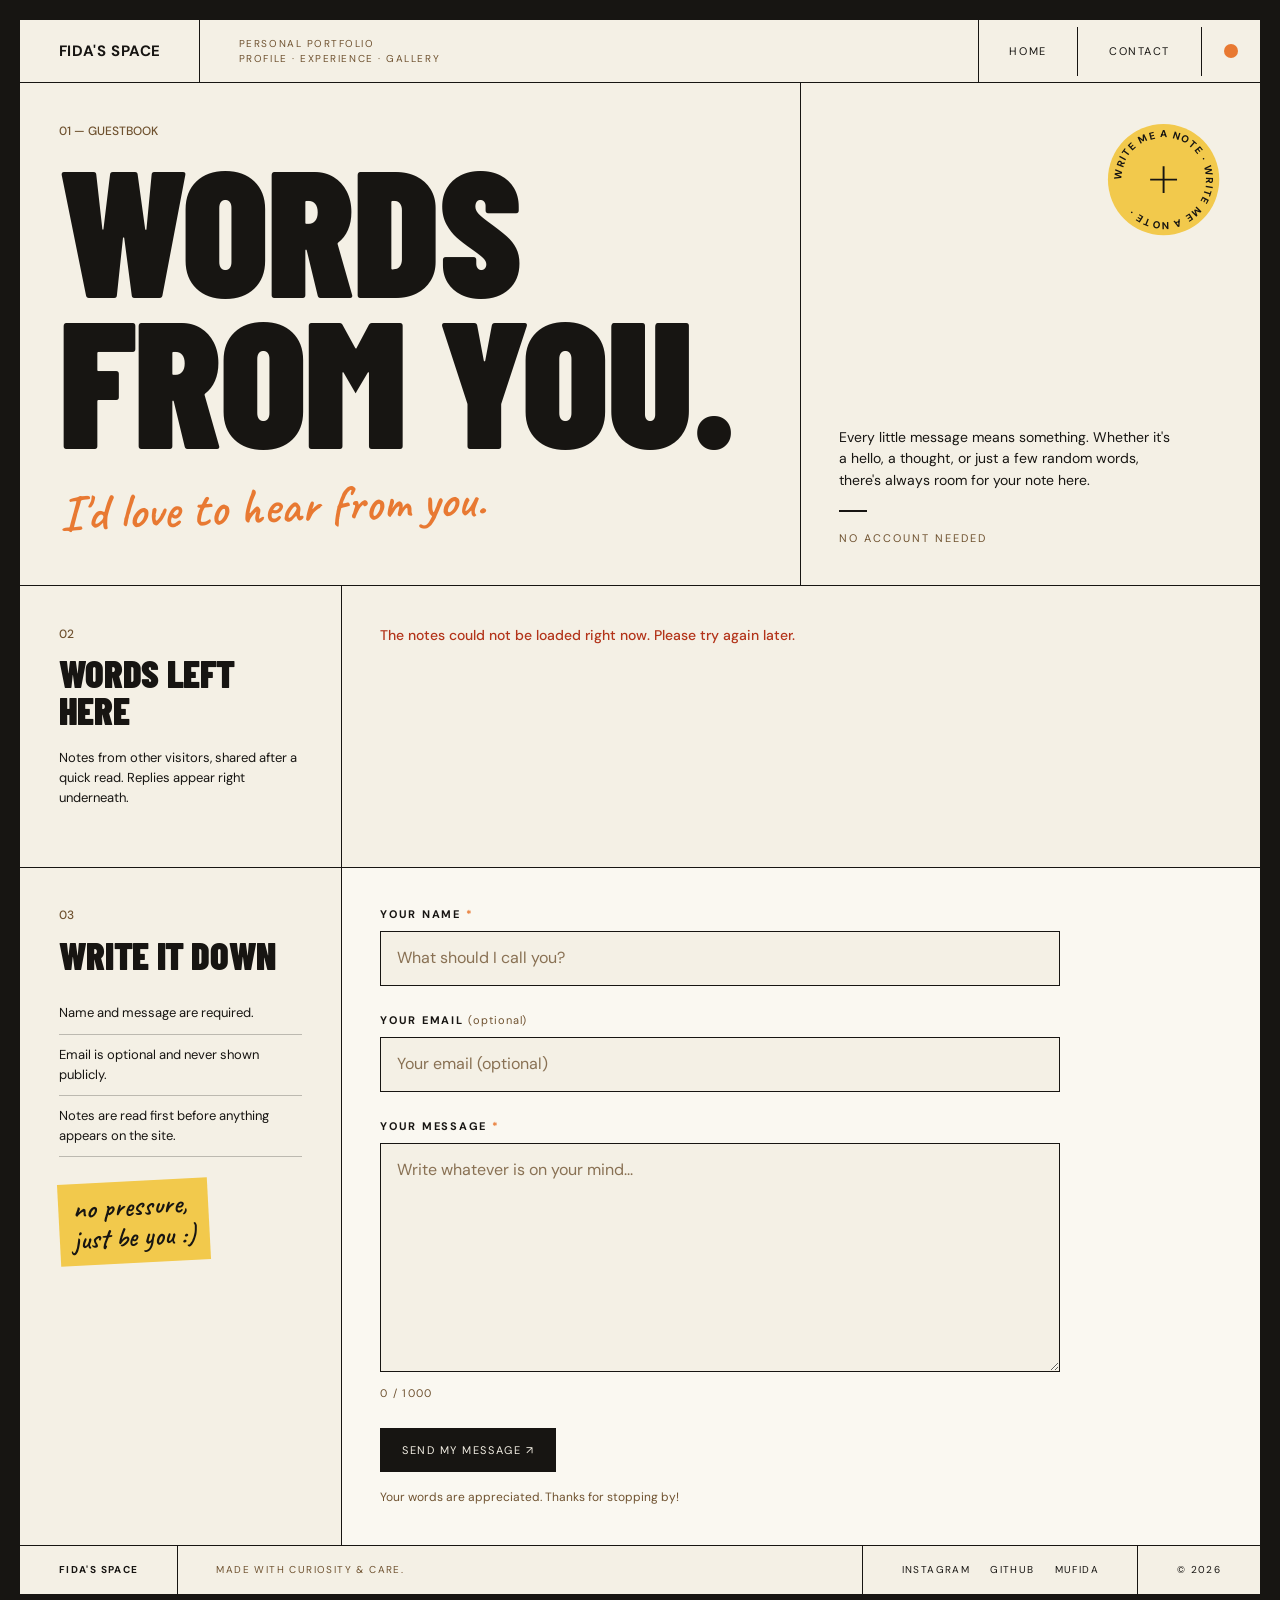
<file: pesan.html>
<!DOCTYPE html>
<html lang="en">
<head>
  <meta charset="UTF-8">
  <meta name="viewport" content="width=device-width, initial-scale=1">
  <title>Send a Message — Fida's Space</title>
  <link rel="preconnect" href="https://fonts.googleapis.com">
  <link rel="preconnect" href="https://fonts.gstatic.com" crossorigin>
  <link href="https://fonts.googleapis.com/css2?family=Barlow+Condensed:wght@800;900&family=Caveat:wght@600&family=DM+Sans:wght@400;500;700&display=swap" rel="stylesheet">
  <link rel="stylesheet" href="style.css?v=3">
  <link rel="stylesheet" href="pesan.css?v=2">
  <script>document.documentElement.classList.add('js');</script>
</head>
<body>
<div class="frame">

  <header class="header">
    <a class="header__brand cell" href="index.php">FIDA'S SPACE</a>
    <p class="header__desc cell">Personal portfolio<br>profile · experience · gallery</p>
    <button class="header__toggle" type="button" aria-expanded="false" aria-controls="menu">Menu</button>
    <nav class="header__nav" id="menu" aria-label="Main navigation">
      <a class="cell" href="index.php">Home</a>
      <a class="cell" href="pesan.html">Contact</a>
    </nav>
    <span class="header__dot cell" aria-hidden="true"><i></i></span>
  </header>

  <main>
    <!-- ===== INTRO ===== -->
    <section class="intro" aria-labelledby="page-title">
      <div class="intro__main cell">
        <span class="num">01 — GUESTBOOK</span>
        <h1 id="page-title" class="intro__title">WORDS<br>FROM YOU.</h1>
        <p class="intro__script">I'd love to hear from you.</p>
      </div>
      <div class="intro__side">
        <p>Every little message means something. Whether it's a hello, a thought, or just a few random words, there's always room for your note here.</p>
        <hr class="rule">
        <p class="small">NO ACCOUNT NEEDED</p>
        <svg class="badge badge--intro" viewBox="0 0 120 120" aria-hidden="true">
          <defs><path id="c3" d="M60 60 m-44 0 a44 44 0 1 1 88 0 a44 44 0 1 1 -88 0"/></defs>
          <circle cx="60" cy="60" r="58" fill="#F2C94C"/>
          <text><textPath href="#c3">WRITE ME A NOTE · WRITE ME A NOTE ·</textPath></text>
          <path d="M60 46v28M46 60h28" stroke="#171512" stroke-width="2"/>
        </svg>
      </div>
    </section>

    <!-- ===== MESSAGE WALL ===== -->
    <section class="wall" aria-labelledby="wall-title">
      <aside class="wall__aside cell">
        <span class="num">02</span>
        <h2 id="wall-title" class="sec-title sec-title--sm">WORDS LEFT HERE</h2>
        <p class="wall__lead">Notes from other visitors, shared after a quick read. Replies appear right underneath.</p>
        <p class="small" id="wall-count" aria-live="polite"></p>
      </aside>

      <div class="wall__panel">
        <p class="wall__state" id="wall-state" role="status">Loading notes…</p>
        <ol class="wall__list" id="wall-list" hidden></ol>
        <button class="btn btn--ghost wall__more" id="wall-more" type="button" hidden>LOAD MORE NOTES</button>
      </div>
    </section>

    <!-- ===== FORM ===== -->
    <section class="write" aria-labelledby="form-title">
      <aside class="write__aside cell">
        <span class="num">03</span>
        <h2 id="form-title" class="sec-title sec-title--sm">WRITE IT DOWN</h2>
        <ul class="write__notes">
          <li>Name and message are required.</li>
          <li>Email is optional and never shown publicly.</li>
          <li>Notes are read first before anything appears on the site.</li>
        </ul>
        <p class="hand-note">no pressure,<br>just be you :)</p>
      </aside>

      <div class="write__panel">
        <!-- FORM STATE -->
        <form id="msg-form" action="api/pesan.php" method="post" novalidate>
          <div class="field">
            <label for="name">Your Name <span class="req">*</span></label>
            <input id="name" name="name" type="text" maxlength="100" autocomplete="name" placeholder="What should I call you?" aria-describedby="name-err" required>
            <p class="err" id="name-err" role="alert"></p>
          </div>

          <div class="field">
            <label for="email">Your Email <span class="opt">(optional)</span></label>
            <input id="email" name="email" type="email" maxlength="100" autocomplete="email" placeholder="Your email (optional)" aria-describedby="email-err">
            <p class="err" id="email-err" role="alert"></p>
          </div>

          <div class="field">
            <label for="message">Your Message <span class="req">*</span></label>
            <textarea id="message" name="message" rows="8" maxlength="1000" placeholder="Write whatever is on your mind..." aria-describedby="message-err message-count" required></textarea>
            <div class="field__foot">
              <p class="err" id="message-err" role="alert"></p>
              <p class="count" id="message-count"><span id="count-num">0</span> / 1000</p>
            </div>
          </div>

          <!-- Honeypot anti-spam: harus tetap kosong -->
          <div class="hp" aria-hidden="true"><label>Website <input type="text" name="website" tabindex="-1" autocomplete="off"></label></div>

          <p class="err err--form" id="form-err" role="alert"></p>

          <button class="btn btn--send" id="send-btn" type="submit">
            <span class="btn__label">SEND MY MESSAGE ↗</span>
            <span class="btn__loading" aria-hidden="true">SENDING…</span>
          </button>
          <p class="write__thanks">Your words are appreciated. Thanks for stopping by!</p>
        </form>

        <!-- SUCCESS STATE -->
        <div id="success" class="success" hidden tabindex="-1">
          <!-- <span class="num">DONE ✓</span> -->
          <h2 class="success__title">YOUR WORDS HAVE FOUND THEIR WAY.</h2>
          <p class="success__script">Thank you for the little note!</p>
          <p class="success__text">Your message has been received. Thank you for taking a moment to leave a piece of your thoughts here. It will be reviewed first, so it may not appear on the site right away.</p>
          <div class="success__actions">
            <a class="btn" href="index.php">BACK TO HOME</a>
            <button class="btn btn--ghost" id="again-btn" type="button">SEND ANOTHER NOTE</button>
          </div>
        </div>
      </div>
    </section>
  </main>

  <footer class="footer">
    <b class="cell">FIDA'S SPACE</b>
    <span class="cell footer__tag">MADE WITH CURIOSITY & CARE.</span>
    <nav class="cell footer__social" aria-label="Social media">
      <a href="https://www.instagram.com/fidnoi/">Instagram</a><a href="https://github.com/mufida-2421500032/">GitHub</a><a href="mailto:mu4fida@gmail.com">Mufida</a>
    </nav>
    <span class="cell footer__copy">© 2026</span>
  </footer>
</div>
<script src="assets/js/main.js" defer></script>
<script src="assets/js/pesan.js" defer></script>
<script src="assets/js/wall.js" defer></script>
</body>
</html>
</file>
<file: style.css>
/* ===== TOKEN ===== */
:root{
  --cream:#F4F0E5; --ivory:#FAF8F1; --ink:#171512;
  --gold:#F2C94C; --amber:#F0A52B; --orange:#E87932;
  --brown:#8C6B45; --brown-text:#6F5230;   /* brown-text: versi lebih gelap agar terbaca di teks kecil */
  --display:"Barlow Condensed","Arial Narrow",Impact,sans-serif;
  --body:"DM Sans",Arial,sans-serif;
  --hand:"Caveat","Comic Sans MS",cursive;
  --line:1px solid var(--ink);
  --pad:clamp(16px,3vw,40px);
}
*,*::before,*::after{box-sizing:border-box}
html{scroll-behavior:smooth}
body{margin:0;padding:clamp(8px,1.6vw,24px);background:var(--ink);color:var(--ink);font-family:var(--body);line-height:1.55}
img{display:block;max-width:100%}
a{color:inherit}
a:focus-visible,button:focus-visible{outline:3px solid var(--orange);outline-offset:3px}
.sr-only{position:absolute;width:1px;height:1px;overflow:hidden;clip:rect(0 0 0 0);white-space:nowrap}
.frame{background:var(--cream);max-width:1440px;margin:0 auto;overflow:hidden}
.cell{border-right:var(--line)}
.rule{width:28px;border:0;border-top:2px solid var(--ink);margin:18px 0}
.num{font-size:12px;font-weight:500;color:var(--brown-text);display:block;margin-bottom:12px}
.small{font-size:11px;letter-spacing:.18em;color:var(--brown-text);margin:0}
.sec-title{font-family:var(--display);font-weight:900;font-size:clamp(40px,5vw,64px);line-height:.95;margin:0 0 20px;letter-spacing:-.01em}
.sec-title--sm{font-size:clamp(28px,3vw,40px)}

/* ===== HEADER ===== */
.header{position:sticky;top:0;z-index:50;display:flex;align-items:stretch;background:var(--cream);border-bottom:var(--line);font-size:11px;letter-spacing:.14em;text-transform:uppercase}
.header>*{display:flex;align-items:center;padding:16px var(--pad)}
.header__brand{font-weight:700;font-size:15px;letter-spacing:.04em;text-decoration:none}
.header__desc{margin:0;flex:1;font-size:10px;line-height:1.5;color:var(--brown-text)}
.header__nav{padding:0;display:flex}
.header__nav a{text-decoration:none;padding:16px clamp(16px,2.4vw,34px);transition:background .2s}
.header__nav a:hover{background:var(--gold)}
.header__dot{padding:0 22px;border-right:0}
.header__dot i{width:14px;height:14px;border-radius:50%;background:var(--orange)}
.header__toggle{display:none;margin-left:auto;background:none;border:0;border-left:var(--line);font:inherit;text-transform:uppercase;letter-spacing:.14em;cursor:pointer;color:var(--ink)}

/* ===== HERO ===== */
.hero{position:relative;isolation:isolate;height:clamp(480px,60vw,860px);border-bottom:var(--line);overflow:hidden}
.hero__canvas{display:contents}
.hero__wordmark{position:absolute;z-index:1;left:var(--pad);right:var(--pad);top:clamp(12px,2.4vw,32px);width:calc(100% - 2*var(--pad));height:auto}
.hero__wordmark text{font-family:var(--display);font-weight:900;font-size:260px;fill:var(--ink)}
.hero__photo{position:absolute;z-index:2;left: 51%;bottom: -2%;transform: translateX(-50%);height: 77%;width:auto;max-width:none;object-fit:contain}
.hero__left,.hero__right{position:absolute;z-index:3;bottom:clamp(16px,3vw,40px)}
.hero__left{left:var(--pad);top:39%;bottom:auto;display:flex;flex-direction:column;align-items:flex-start}
.hero__right{right:var(--pad);top:30%;left:83%;bottom:auto;text-align:left;width:clamp(150px,18vw,163px)}
.hero__details{position:absolute;z-index:3;right:var(--pad);bottom:clamp(16px,3vw,40px);width:clamp(150px,18vw,163px)}
.badge--hero{position:absolute;z-index:3;left:var(--pad);bottom:clamp(16px,3vw,40px);margin:0}
.hero__tagline{font-family:var(--display);font-weight:800;font-size:clamp(20px,2.4vw,32px);line-height:1.05;margin:0;text-transform:uppercase;max-width:11em;text-wrap:balance}
.hero__tags,.hero__caption{font-size:10px;letter-spacing:.2em;line-height:1.8;margin:0;color:var(--brown-text)}
.badge{width:clamp(72px,8vw,110px);height:auto;margin-top:auto}
.badge text{font-family:var(--body);font-size:10.5px;font-weight:700;letter-spacing:.14em;fill:var(--ink)}
.note{font-family:var(--hand);font-size:clamp(20px,2.2vw,28px);line-height:1.1;background-color:var(--gold);background-image:linear-gradient(rgba(242,201,76,.65),rgba(242,201,76,.65)),url("assets/img/paper.jpg");background-size:cover;background-position:center;background-repeat:no-repeat;padding:14px 16px;transform:rotate(5deg);margin:0 0 clamp(24px,5vw,70px);box-shadow:3px 4px 0 rgba(23,21,18,.18)}

/* ===== STATEMENT ===== */
.statement{border-bottom:var(--line)}
.statement__row{display:grid;grid-template-columns:1fr 1fr;border-bottom:var(--line)}
.statement__row--last{grid-template-columns:1fr 1fr clamp(110px,14vw,190px);border-bottom:0}
.statement__row .cell:last-child{border-right:0}
.statement__row>*{margin:0;padding:clamp(14px,2.4vw,34px) var(--pad)}
.statement__bold{font-family:var(--display);font-weight:900;font-size:clamp(48px,8.6vw,124px);line-height:.9}
.statement__script{font-family:var(--hand);font-size:clamp(44px,7.6vw,112px);line-height:1;display:flex;align-items:center}
.statement__words{font-size:10px;letter-spacing:.2em;line-height:1.8;display:flex;align-items:center;color:var(--brown-text)}

/* ===== ABOUT + EDUCATION ===== */
.about{display:grid;grid-template-columns:1.1fr 1fr .8fr;border-bottom:var(--line)}
.about__text{padding:var(--pad)}
.about__bio{max-width:44ch;font-size:14px;margin:0}
.about__photo{position:relative;margin:0;padding:var(--pad);display:flex;align-items:center;justify-content:center;background:var(--ivory)}
.about__photo img{width:100%;aspect-ratio:4/5;object-fit:cover;filter:grayscale(1) contrast(1.05);background:var(--brown)}
.tape{position:absolute;top:calc(var(--pad) - 10px);left:50%;width:84px;height:24px;background:var(--gold);opacity:.9;transform:translateX(-50%) rotate(-4deg);z-index:2}
.about__edu{padding:var(--pad)}
.edu-list{list-style:none;margin:0;padding:0;counter-reset:e}
.edu-list li{counter-increment:e;font-size:12px;letter-spacing:.14em;padding:12px 0;border-bottom:1px solid rgba(23,21,18,.25)}
.edu-list li::before{content:counter(e,decimal-leading-zero) "  ";color:var(--orange);font-weight:700}
.edu-list small{display:block;font-size:10px;color:var(--brown-text);margin-left:2.2em}

/* ===== BLOCK (experience, gallery) ===== */
.block{padding:var(--pad);border-bottom:var(--line)}
.block__head{display:flex;align-items:baseline;gap:24px;margin-bottom:12px}
.block__head .num{margin:0}
.block__head .sec-title{margin:0}
.exp-list{list-style:none;margin:0;padding:0}
.exp{display:grid;grid-template-columns:70px 1fr 200px 80px;align-items:baseline;gap:16px;padding:18px 12px;border-top:var(--line);transition:background .2s}
.exp:last-child{border-bottom:var(--line)}
.exp:hover{background:var(--gold)}
.exp__no{font-size:12px;color:var(--brown-text)}
.exp__title{font-family:var(--display);font-weight:800;font-size:clamp(24px,3vw,40px);line-height:1;margin:0}
.exp__cat{font-size:11px;letter-spacing:.16em;text-transform:uppercase}
.exp__year{font-size:12px;text-align:right}

.gallery{display:grid;grid-template-columns:repeat(3,1fr);gap:clamp(14px,2vw,28px);margin-top:16px}
.shot{text-decoration:none;display:block}
.shot__img{display:block;overflow:hidden;aspect-ratio:4/3;background:var(--brown);position:relative}
.shot__img img{width:100%;height:100%;object-fit:cover;transition:transform .5s ease}
.shot__img::after{content:"";position:absolute;inset:0;background:var(--amber);mix-blend-mode:multiply;opacity:0;transition:opacity .3s}
.shot:hover img,.shot:focus-visible img{transform:scale(1.05)}
.shot:hover .shot__img::after,.shot:focus-visible .shot__img::after{opacity:.35}
.shot__meta{display:block;margin-top:10px;font-size:12px;letter-spacing:.14em}
.shot__meta b{color:var(--orange);margin-right:8px}

/* ===== CTA ===== */
.cta{position:relative;display:grid;grid-template-columns:1fr auto auto;gap:clamp(20px,4vw,60px);align-items:center;padding:var(--pad);border-bottom:var(--line)}
.cta .num{position:absolute;top:var(--pad);left:var(--pad)}
.cta__title{font-family:var(--display);font-weight:900;font-size:clamp(44px,7.4vw,108px);line-height:.88;margin:28px 0 0}
.cta__script{font-family:var(--hand);font-weight:600;font-size:1.1em;margin-left:.3em;color:var(--orange)}
.cta__side{max-width:260px;font-size:13px}
.btn{display:inline-flex;gap:10px;align-items:center;background:var(--ink);color:var(--cream);text-decoration:none;font-size:11px;letter-spacing:.14em;text-transform:uppercase;padding:14px 22px;min-height:44px;transition:background .2s,color .2s}
.btn:hover{background:var(--gold);color:var(--ink)}
.badge--cta{width:clamp(80px,9vw,120px);margin:0}

/* ===== FOOTER ===== */
.footer{display:grid;grid-template-columns:auto 1fr auto auto;font-size:10px;letter-spacing:.14em;text-transform:uppercase}
.footer>*{padding:16px var(--pad)}
.footer__tag{color:var(--brown-text)}
.footer__social{display:flex;gap:20px}
.footer__social a{text-decoration:none}
.footer__social a:hover{text-decoration:underline}
.footer__copy{border-right:0}

/* ===== REVEAL (hanya aktif jika JS jalan) ===== */
.js .reveal{opacity:0;transform:translateY(14px);transition:opacity .6s ease,transform .6s ease}
.js .reveal.is-in{opacity:1;transform:none}
@media (prefers-reduced-motion:reduce){
  html{scroll-behavior:auto}
  *{transition:none!important}
  .js .reveal{opacity:1;transform:none}
}

/* ===== TABLET ===== */
@media (max-width:980px){
  .header__desc{display:none}
  .header__nav a{padding:16px 16px}
  .hero{height:clamp(500px,65vw,680px)}
  .hero__photo{left:54%;height:66%}
  .about{grid-template-columns:1fr 1fr}
  .about__text{grid-column:1/-1;border-right:0;border-bottom:var(--line)}
  .about__edu{grid-column:auto}
  .exp{grid-template-columns:56px 1fr 140px 60px}
  .cta{grid-template-columns:minmax(0,1fr) clamp(72px,10vw,96px);grid-template-areas:"title badge" "side side"}
  .cta__title{grid-area:title}
  .cta__side{grid-area:side;grid-column:auto;max-width:none}
  .badge--cta{grid-area:badge;align-self:center;justify-self:end;width:clamp(72px,10vw,96px)}
}

@media (max-width:1100px){
  .hero__right{left:auto;right:var(--pad);width:clamp(120px,18vw,150px)}
}

/* ===== MOBILE ===== */
@media (max-width:640px){
  .header{flex-wrap:wrap}
  .header__dot{display:none}
  .header__toggle{display:block;padding:16px var(--pad)}
  .header__nav{display:none;width:100%;flex-direction:column;border-top:var(--line)}
  .header__nav.is-open{display:flex}
  .header__nav a{border-right:0;border-bottom:var(--line);padding:16px var(--pad)}

  .hero{height:calc(clamp(540px,145vw,620px) - 222px);min-height:0}
  .hero__canvas{position:absolute;top:0;left:0;width:100%;height:calc(clamp(540px,145vw,620px) - 1px);display:grid;grid-template-columns:repeat(2,minmax(0,1fr));grid-template-rows:auto minmax(0,1fr) auto auto;gap:clamp(8px,2.4vw,12px);padding:14px var(--pad) 16px}
  .hero__wordmark{position:relative;grid-column:1/-1;grid-row:1;left:auto;right:auto;top:auto;width:100%;height:auto;margin:0}
  .hero__photo{position:relative;grid-column:1/-1;grid-row:2;left:auto;bottom:-3%;transform:none;width:min(83%,263px);height:145%;max-width:100%;max-height:175%;object-fit:contain;justify-self:center;align-self:center;margin:0}
  .hero__left,.hero__right{position:relative;left:auto;right:auto;top:auto;bottom:153%;width:51%;padding:0;z-index:3}
  .hero__left{grid-column:1;grid-row:3;align-self:start}
  .hero__right{grid-column:2;grid-row:3;left:10%;justify-self:end;align-self:start;max-width:100%}
  .hero__tagline{font-size:clamp(16px,4.6vw,20px);max-width:100%}
  .hero__tags,.hero__caption{font-size:8px;letter-spacing:.14em;line-height:1.6}
  .hero__details{position:relative;grid-column:1/-1;grid-row:4;right:auto;bottom:215%;width:min(100%,260px);max-width:none;padding:0;justify-self:end;text-align:right;z-index:3}
  .hero__details .rule{margin-left:auto}
  .badge--hero{position:relative;grid-column:1;grid-row:2;display:block;left:auto;bottom:-17%;width:clamp(40px,6vw,72px);height:auto;margin:0 0 8px;justify-self:start;align-self:end;z-index:3}
  .note{display:inline-block;max-width:100%;font-size:clamp(6px,12.8vw,7px);padding:10px 12px;transform:rotate(5deg);margin:0}

  .statement__row:not(.statement__row--last){grid-template-columns:minmax(0,1.1fr) minmax(0,1fr)}
  .statement__row--last{grid-template-columns:repeat(2,minmax(0,1.1fr)) minmax(0,1fr)}
  .statement__row .cell{border-right:var(--line)}
  .statement__row>*{min-width:0;padding:clamp(10px,2.8vw,12px) clamp(5px,2vw,9px);border-bottom:0;overflow-wrap:anywhere}
  .statement__row:not(.statement__row--last) .statement__bold{font-size:clamp(28px,8.8vw,40px)}
  .statement__row:not(.statement__row--last) .statement__script{font-size:clamp(24px,7.4vw,34px)}
  .statement__row--last .statement__bold{font-size:clamp(18px,5.8vw,26px)}
  .statement__row--last .statement__script{font-size:clamp(17px,5.3vw,24px)}
  .statement__words{font-size:clamp(6px,0.5vw,5px);letter-spacing:.08em;line-height:1.6}

  .about{grid-template-columns:1fr}
  .about__photo{border-right:0;border-bottom:var(--line)}
  .exp{grid-template-columns:44px 1fr auto;grid-template-areas:"n t y" ". c .";gap:6px 12px}
  .exp__no{grid-area:n}.exp__title{grid-area:t}.exp__year{grid-area:y}.exp__cat{grid-area:c}
  .gallery{grid-template-columns:1fr}
  .cta{grid-template-columns:minmax(0,1fr) clamp(64px,18vw,72px);grid-template-areas:"title title" "side badge";gap:16px 12px}
  .badge--cta{display:block;width:clamp(64px,18vw,72px);align-self:center;justify-self:end}
  .footer{grid-template-columns:repeat(2,minmax(0,1fr));border:var(--line)}
  .footer>*{min-width:0;padding:10px clamp(6px,2.2vw,8px);font-size:clamp(8px,2.5vw,9px);line-height:1.4}
  .footer>*:nth-child(odd){border-right:var(--line)}
  .footer>*:nth-child(even){border-right:0}
  .footer>*:nth-child(-n+2){border-bottom:var(--line)}
  .footer__tag,.footer__social{grid-column:auto}
  .footer__tag{display:flex;align-items:center;font-size:clamp(8px,2.4vw,9px);letter-spacing:.06em;white-space:nowrap}
  .footer__social{flex-wrap:nowrap;align-items:center;gap:clamp(4px,1.4vw,6px);white-space:nowrap}
  .footer__social a{font-size:clamp(8px,2.4vw,9px);letter-spacing:.04em;white-space:nowrap}
  .footer__copy{text-align:right}
}
</file>
<file: pesan.css>
/* Halaman Send Message — memakai token & komponen dari style.css */
.intro{display:grid;grid-template-columns:1.7fr 1fr;border-bottom:var(--line)}
.intro__main{padding:var(--pad)}
.intro__title{font-family:var(--display);font-weight:900;font-size:clamp(64px,14vw,200px);line-height:.84;letter-spacing:-.01em;margin:6px 0 0}
.intro__script{font-family:var(--hand);font-weight:600;font-size:clamp(30px,4vw,56px);color:var(--orange);margin:14px 0 0;transform:rotate(-2deg);display:inline-block}
.intro__side{padding:var(--pad);position:relative;font-size:14px;display:flex;flex-direction:column;justify-content:flex-end}
.intro__side p{max-width:34ch;margin:0}
.badge--intro{position:absolute;top:var(--pad);right:var(--pad);width:clamp(76px,9vw,116px);margin:0}

.write{display:grid;grid-template-columns:minmax(220px,.7fr) 2fr;border-bottom:var(--line)}
.write__aside{padding:var(--pad)}
.write__notes{list-style:none;margin:0 0 24px;padding:0;font-size:13px}
.write__notes li{padding:10px 0;border-bottom:1px solid rgba(23,21,18,.25)}
.hand-note{font-family:var(--hand);font-weight:600;font-size:28px;line-height:1.1;margin:0;display:inline-block;background:var(--gold);padding:10px 14px;transform:rotate(-3deg)}
.write__panel{padding:var(--pad);background:var(--ivory)}
#msg-form{max-width:680px}

.field{margin-bottom:26px}
.field label{display:block;font-size:11px;font-weight:700;letter-spacing:.16em;text-transform:uppercase;margin-bottom:8px}
.req{color:var(--orange)}.opt{font-weight:400;color:var(--brown-text);letter-spacing:.08em;text-transform:none}
.field input,.field textarea{width:100%;font:inherit;font-size:16px;color:var(--ink);background:var(--cream);border:var(--line);border-radius:0;padding:14px 16px;min-height:48px;transition:background .2s,box-shadow .2s;resize:vertical}
.field textarea{min-height:200px;line-height:1.55}
.field input::placeholder,.field textarea::placeholder{color:var(--brown-text);opacity:.8}
.field input:focus,.field textarea:focus{outline:0;background:#fff;box-shadow:5px 5px 0 var(--gold)}
.field.is-invalid input,.field.is-invalid textarea{border-color:#B3341A;box-shadow:5px 5px 0 rgba(179,52,26,.25)}
.field__foot{display:flex;justify-content:space-between;gap:16px;align-items:baseline}
.count{margin:6px 0 0;font-size:11px;letter-spacing:.12em;color:var(--brown-text);transition:color .2s}
.count.is-near{color:var(--orange);font-weight:700}
.err{min-height:0;margin:6px 0 0;font-size:13px;color:#B3341A;font-weight:500}
.err:empty{display:none}
.err--form{padding:12px 14px;border:1px solid #B3341A;background:#fff3ef;margin-bottom:20px}
.hp{position:absolute;left:-9999px;width:1px;height:1px;overflow:hidden}

.btn--send{border:0;cursor:pointer;font-family:inherit;position:relative;transition:background .2s,color .2s,transform .15s}
.btn--send:active{transform:translate(2px,2px)}
.btn__loading{display:none}
.btn--send.is-loading{pointer-events:none;background:var(--amber);color:var(--ink)}
.btn--send.is-loading .btn__label{display:none}
.btn--send.is-loading .btn__loading{display:inline;animation:pulse 1s ease-in-out infinite}
@keyframes pulse{50%{opacity:.45}}
.write__thanks{font-size:12px;color:var(--brown-text);margin:16px 0 0}

.success{max-width:680px;background:none;animation:rise .6s ease both}
.success:focus{outline:0}
.success__title{font-family:var(--display);color:var(--ink);font-weight:900;font-size:clamp(44px,7vw,92px);line-height:.9;margin:0}
.success__script{font-family:var(--hand);font-weight:600;font-size:clamp(30px,4vw,48px);color:var(--orange);margin:12px 0}
.success__text{color:var(--ink);font-size:14px;max-width:50ch;margin:0 0 28px}
.success__actions{display:flex;gap:12px;flex-wrap:wrap}
.btn--ghost{background:transparent;color:var(--ink);border:var(--line);cursor:pointer;font-family:inherit}
.btn--ghost:hover{background:var(--gold)}
.success[hidden]{display:none}
@keyframes rise{from{opacity:0;transform:translateY(16px)}to{opacity:1;transform:none}}

@media (prefers-reduced-motion:reduce){.success{animation:none}.btn__loading{animation:none!important}}

@media (max-width:980px){
  .write{grid-template-columns:1fr}
  .write__aside{border-right:0;border-bottom:var(--line)}
}
@media (max-width:640px){
  .intro{grid-template-columns:1fr}
  .intro__main{border-right:0;border-bottom:var(--line)}
  .intro__side{padding-top:20px;padding-bottom:calc(var(--pad) + 20px)}
  .badge--intro{top:auto;bottom:var(--pad)}
  .btn--send{width:100%;justify-content:center}
  .success__actions .btn{flex:1 1 100%;justify-content:center}
}

/* ===== Section 02 — Words Left Here (public message wall) ===== */
.wall{display:grid;grid-template-columns:minmax(220px,.7fr) 2fr;border-bottom:var(--line)}
.wall__aside,.wall__panel{padding:var(--pad)}
.wall__lead{font-size:13px;max-width:30ch;margin:0 0 20px}
.wall__state{margin:0;font-size:14px;color:var(--brown-text)}
.wall__state[hidden]{display:none}
.wall__state--err{color:#B3341A;font-weight:500}
.wall__list{list-style:none;margin:0;padding:0;max-width:680px;display:grid;gap:20px}
.wall__list[hidden]{display:none}
.wall__item{background:var(--ivory);border:var(--line);padding:clamp(16px,2.4vw,28px);animation:rise .5s ease both}
.wall__head{display:flex;justify-content:space-between;align-items:baseline;gap:8px 16px;flex-wrap:wrap;margin-bottom:10px}
.wall__name{font-family:var(--display);font-weight:800;font-size:clamp(24px,3vw,34px);line-height:1;overflow-wrap:anywhere}
.wall__date{font-size:11px;letter-spacing:.14em;color:var(--brown-text);white-space:nowrap}
.wall__msg{margin:0;font-size:15px;line-height:1.65;white-space:pre-wrap;overflow-wrap:anywhere}
.wall__reply{margin-top:18px;padding:14px 16px;background:var(--cream);border-left:4px solid var(--orange)}
.wall__reply-label{display:block;font-size:10px;font-weight:700;letter-spacing:.18em;color:var(--brown-text);margin-bottom:6px}
.wall__reply p{margin:0;font-size:14px;line-height:1.6;white-space:pre-wrap;overflow-wrap:anywhere}
.wall__more{margin-top:24px}
.wall__more[hidden]{display:none}
.wall__more:disabled{opacity:.5;cursor:wait}
@media (prefers-reduced-motion:reduce){.wall__item{animation:none}}
@media (max-width:980px){
  .wall{grid-template-columns:1fr}
  .wall__aside{border-right:0;border-bottom:var(--line)}
}
@media (max-width:640px){
  .wall__more{width:100%;justify-content:center}
}
</file>
